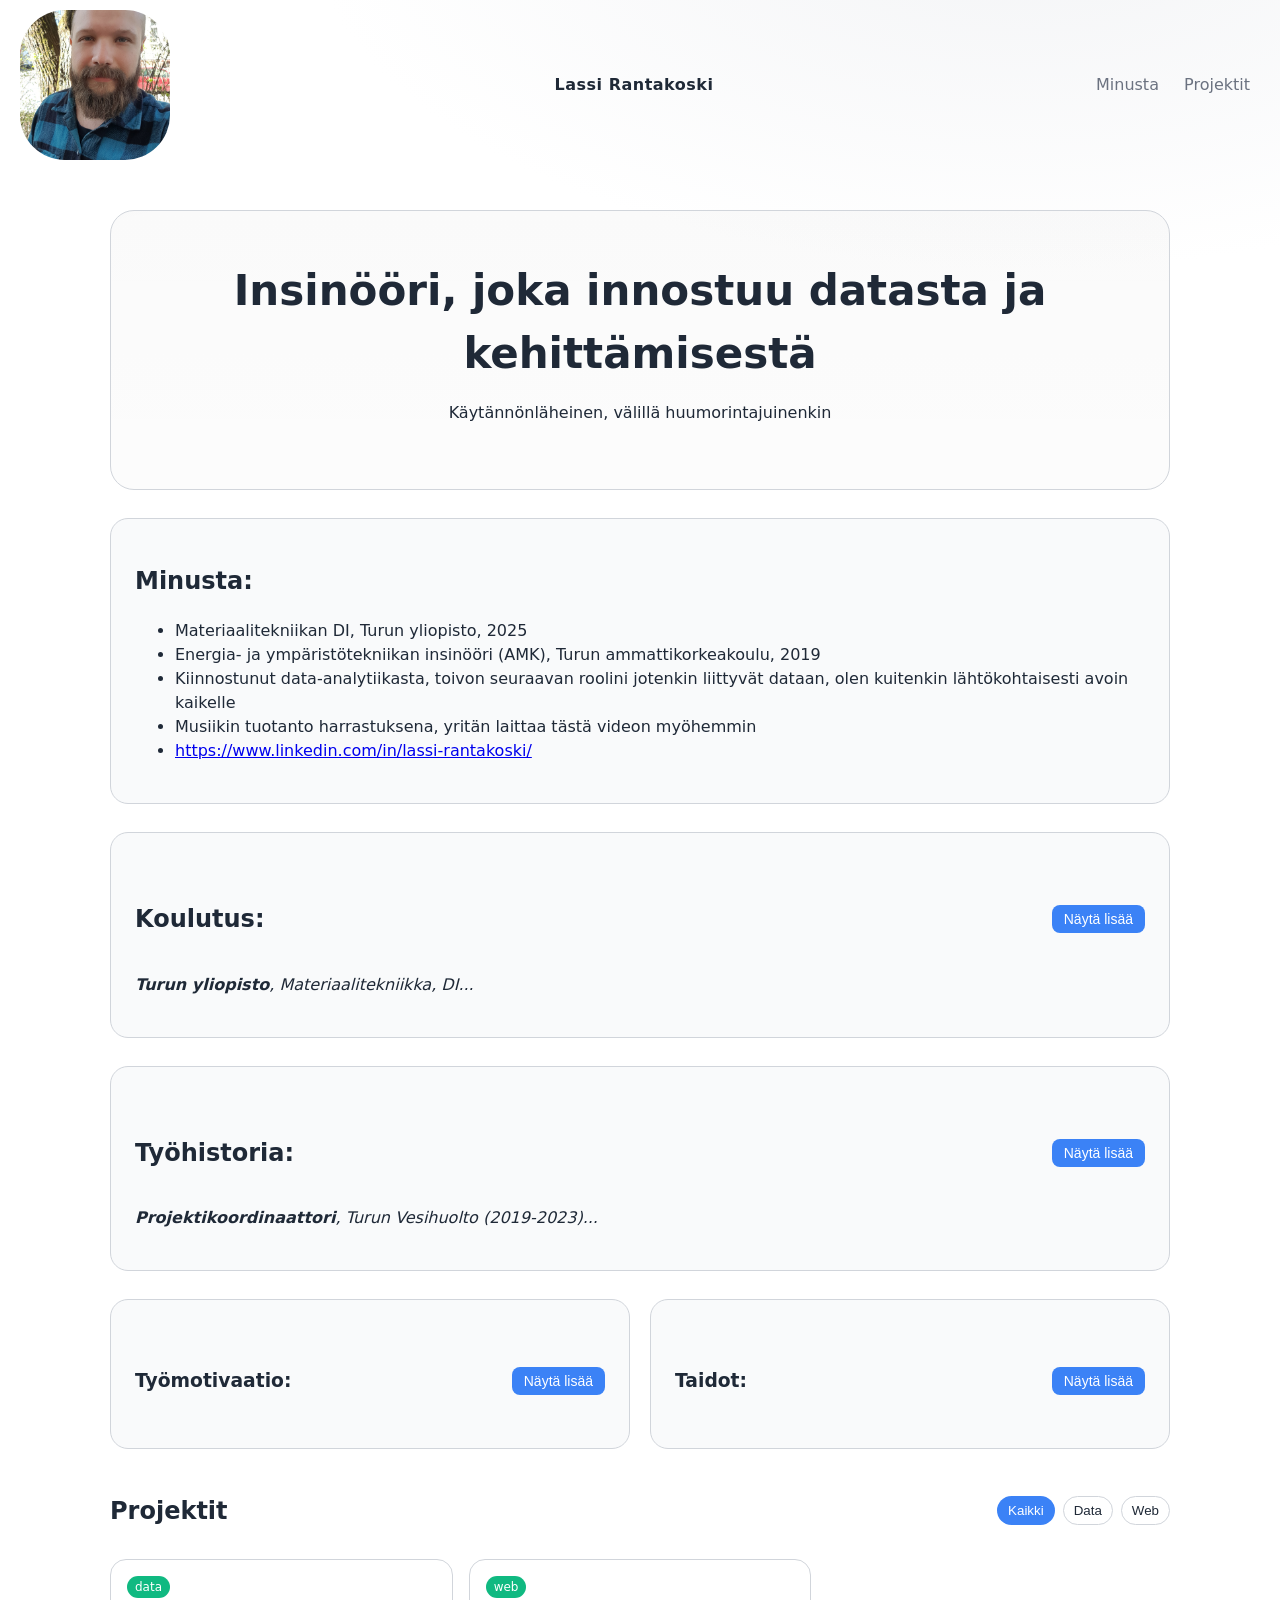
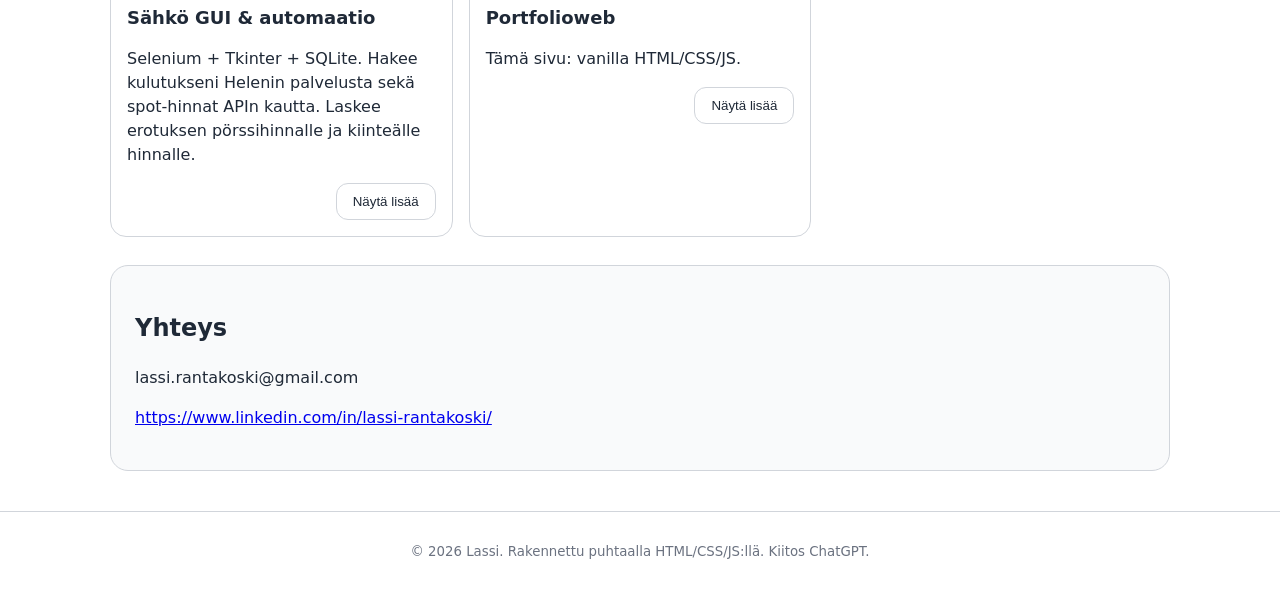
<file: index.html>
<script data-goatcounter="https://lassirantakoski.goatcounter.com/count"
        async src="//gc.zgo.at/count.js"></script>
<!doctype html>
<html lang="fi">
<head>
  <meta charset="utf-8" />
  <meta name="viewport" content="width=device-width, initial-scale=1" />
  <title>Lassi – CV & Projektit</title>
  <link rel="stylesheet" href="styles.css" />
</head>
<body>
  <header class="site-header">
  <img src="kuva.png" alt="Profiilikuva" class="profile-pic" />
  <a class="brand" href="#">Lassi Rantakoski</a>
  <nav class="nav" id="nav">
    <a href="#about">Minusta</a>
    <a href="#projects">Projektit</a>
  </nav>
  <button class="icon-btn hamburger" id="menuBtn" aria-label="Avaa valikko">☰</button>
</header>

  <main>
    <section class="hero">
      <h1>Insinööri, joka innostuu datasta ja kehittämisestä</h1>
      <p>Käytännönläheinen, välillä huumorintajuinenkin</p>

    </section>

    <section id="about" class="card">
      <h2>Minusta:</h2>

      <ul>
        <li>Materiaalitekniikan DI, Turun yliopisto, 2025</li>
        <li>Energia- ja ympäristötekniikan insinööri (AMK), Turun ammattikorkeakoulu, 2019</li>
        <li>Kiinnostunut data-analytiikasta, toivon seuraavan roolini jotenkin liittyvät dataan, olen kuitenkin lähtökohtaisesti avoin kaikelle</li>
        <li>Musiikin tuotanto harrastuksena, yritän laittaa tästä videon myöhemmin</li>
        <li><a href="https://www.linkedin.com/in/lassi-rantakoski/">https://www.linkedin.com/in/lassi-rantakoski/</a></li>
      </ul>
    </section>

<section id="education" class="card">
  <div class="section-head">
    <h2>Koulutus:</h2>
    <button class="toggle-btn" onclick="toggleEdu()">Näytä lisää</button> 
  </div>

  <!-- teaser näkyy aina kun sisältö on suljettu -->
  <div id="edu-teaser">
    <p><i><b>Turun yliopisto</b>, Materiaalitekniikka, DI...</i></p>
  </div>

  <div id="edu-content" class="collapsible">
    <p><b>Turun yliopisto</b>, Materiaalitekniikka, DI, 2025</p>
    <ul>
      <li>Sivuaine Tietojenkäsittelytiede</li>
        <ul>
          <li>Ohjelmointi</li>
        </ul>
    
      <li>Pääaineen opintoja:
        <ul>
          <li>Suuntaus Terveysteknologian materiaalit</li>
          <li>Signaaliprosessointi mm. EKG</li>
          <li>Materiaalit ja biologiset ympäristöt, implantit</li>
          <li>Nanoteknologiat</li>
          <li><a href="https://urn.fi/URN:NBN:fi-fe2025051646316" target="_blank">Diplomityö, Hiilinanoputkien käyttö dopamiinin mittauksessa</a></li>
        </ul>
      </li>
    </ul>
    <p><b>Turun ammattikorkeakoulu</b>, Energia- ja ympäristötekniikan insinööri, 2019</p>
        <ul>
          <li>Ympäristötekniikka</li>
          <ul>
          <li>Raaka- ja jäteveden käsittely</li>
          <li>Vesiverkostot</li>
          <li>Ympäristöakustiikka</li>
          </ul>
          <li>Energiatekniikka</li>
          <ul>
            <li>Lämpöoppi</li>
            <li>Pumput</li>
            <li>Uusiutuvat energiat, akustot</li>
          </ul>
          <li><a href="https://urn.fi/URN:NBN:fi:amk-2019092319171" target="_blank">Opinnäytetyö, Lean</a></li>
        </ul>
      </li>
    </ul>
</section>
    

    <section id="cv" class="card">
  <div class="section-head">
    <h2>Työhistoria:</h2>
    <button class="toggle-btn" onclick="toggleCv()">Näytä lisää</button>
  </div>

  <!-- teaser näkyy aina kun sisältö on suljettu -->
  <div id="cv-teaser">
    <p><i><b>Projektikoordinaattori</b>, Turun Vesihuolto (2019-2023)...</i></p>
  </div>

  <div id="cv-content" class="collapsible">
    <p><b>Turun Vesihuolto Oy</b>, projektikoordinaattori 2019-2023</p>
    <ul>
      <li>Asiakastietojärjestelmän hankinta 
        <ul>
          <li>Asiakaspalvelun prosessien kuvaukset, lean</li>
          <li>Kilpailutus</li>
          <li>Hankinta</li>
          <li>Testaus</li>
          <li>Prosessien muokkaus</li>
          <li>Kollegoiden koulutus</li>
        </ul>
      </li>
      <li>Data-projektit
        <ul>
          <li>Automaattinen kirjeiden lähetys asiakkaille</li>
          <li>IoT-vesimittarien datan analytiikka</li>
          <li>Yhdistin datan käytännön opintoihin → innostus data-analytiikkaan</li>
        </ul>
      </li>
      <li>Työnjohto
        <ul>
          <li>Putkityömaiden aikataulutus ja työnjohto</li>
          <li>Työturvallisuusvastuu</li>
          <li>Esimieskokemusta 5 vuotta</li>
        </ul>
      </li>
    </ul>

    <p><b>Insinööritoimisto Varsinais-Suomen Kalliotekniikka Oy</b>, katselmusmies 2018-2019</p>
    <ul>
      <li>Louhintatyömaiden esi- ja loppukatselmukset</li>
      <li>Tärinämittareiden asennukset ja datan analysointi</li>
      <li>Asiakaspalvelu ja ihmisten kontaktointi</li>
      <li>Omien projektien läpivienti</li>
    </ul>

    <p><b>Aiempaa työkokemusta:</b></p>
    <ul>
      <li>K-Market, myyjä</li>
      <li>Punnitse & säästä, myyjä</li>
      <li>Orthex, Smartstore, myyjä</li>
      <li>Orthex, tehdas, kokoonpanija</li>
      <li>Sonera, standimyyjä</li>
    </ul>
  </div>
</section>


    <!-- Rivi kahdelle kortille -->
<div class="grid two-col">
  <div class="card">
    <div class="section-head">
      <h3>Työmotivaatio:</h3>
      <button class="toggle-btn" onclick="toggleSection('motivation')">Näytä lisää</button>
    </div>
    <div id="motivation" class="collapsible">
      <p>Minua motivoi jatkuva oppiminen ja mahdollisuudet kehittää sekä omaa tekemistäni että laajempia prosesseja. Näen epäonnistumiset arvokkaina oppimisen paikkoina
        ja askelina kohti onnistumista. Arvostan organisaatioita, 
        joissa kannustetaan kokeilemiseen, kuitenkin niin että riskit pysyvät hallinnassa ja kokeilut johtavat kehitykseen.</p>
      <h3>Työfilosofia:</h3>
      <ol>
        <li>Sitä saa mitä mittaa eli tiedon ja datan pitäisi ohjata tekemistä. </li>
        <li>Yhteistyö on kultaa.</li>
        <li>Tehtävät hoidetaan alusta loppuun asti ja sovitussa aikataulussa.</li>
      </ol>

    </div>
  </div>

  <div class="card">
    <div class="section-head">
      <h3>Taidot:</h3>
      <button class="toggle-btn" onclick="toggleSection('skills')">Näytä lisää</button>
    </div>
    <div id="skills" class="collapsible">
        <li><b>Ohjelmointi:</b> </li>
        <ul>
          <li>Kiinnostus data-analytiikkaan ja automatisointiin</li>
          <li>Python</li>
          <ul>
          <li>Signaaliprosessointi</li>
          <li>Pandas</li>
          <li>Matplotlib</li>
          <li>Selenium</li>
          <li>TKinter</li>
          <li>SQLite</li>
          </ul>
          <li>HMTL+CSS+JavaScript</li>
          <ul> 
            <li>Kiinnostus prototyyppien tekemisessä ja visualisoinneissa</li>
          </ul>
        </ul>
        <li>Lean Six Sigma -Yellowbelt</li>
        <li>Julkiset kilpailutukset ja hankinnat</li>
        <li>Työnjohto</li>
        <li>Kunnallistekniikka ja veden käsittely</li>
        <li>Musiikin tuotanto, kotistudio</li>
    </div>
  </div>
</div>




    <section id="projects">
      <div class="section-head">
        <h2>Projektit</h2>
        <div class="filters">
          <button class="chip is-active" data-filter="all">Kaikki</button>
          <button class="chip" data-filter="data">Data</button>
          <button class="chip" data-filter="web">Web</button>
        </div>
      </div>

      <div id="projectGrid" class="grid"></div>

      <!-- Modal esittelylle -->
      <dialog id="projectModal" class="modal">
      <article class="modal-content large">
      <button class="icon-btn close" id="closeModal" aria-label="Sulje">✕</button>
      <h3 id="mTitle"></h3>
      <p id="mDesc"></p>
      <div class="video-wrap">
      <iframe id="mVideo" src="" title="Projektivideo" allowfullscreen></iframe>
     </div>
    </article>
    </dialog>

    

    <section id="contact" class="card">
      <h2>Yhteys</h2>
      <p>lassi.rantakoski@gmail.com</p>
      <p><a href="https://www.linkedin.com/in/lassi-rantakoski/">https://www.linkedin.com/in/lassi-rantakoski/</a></p>
      
    </section>
  </main>

  <footer class="site-footer">
    <small>© <span id="year"></span> Lassi. Rakennettu puhtaalla HTML/CSS/JS:llä. Kiitos ChatGPT.</small>
  </footer>

  <script src="app.js"></script>
</body>
</html>
</file>
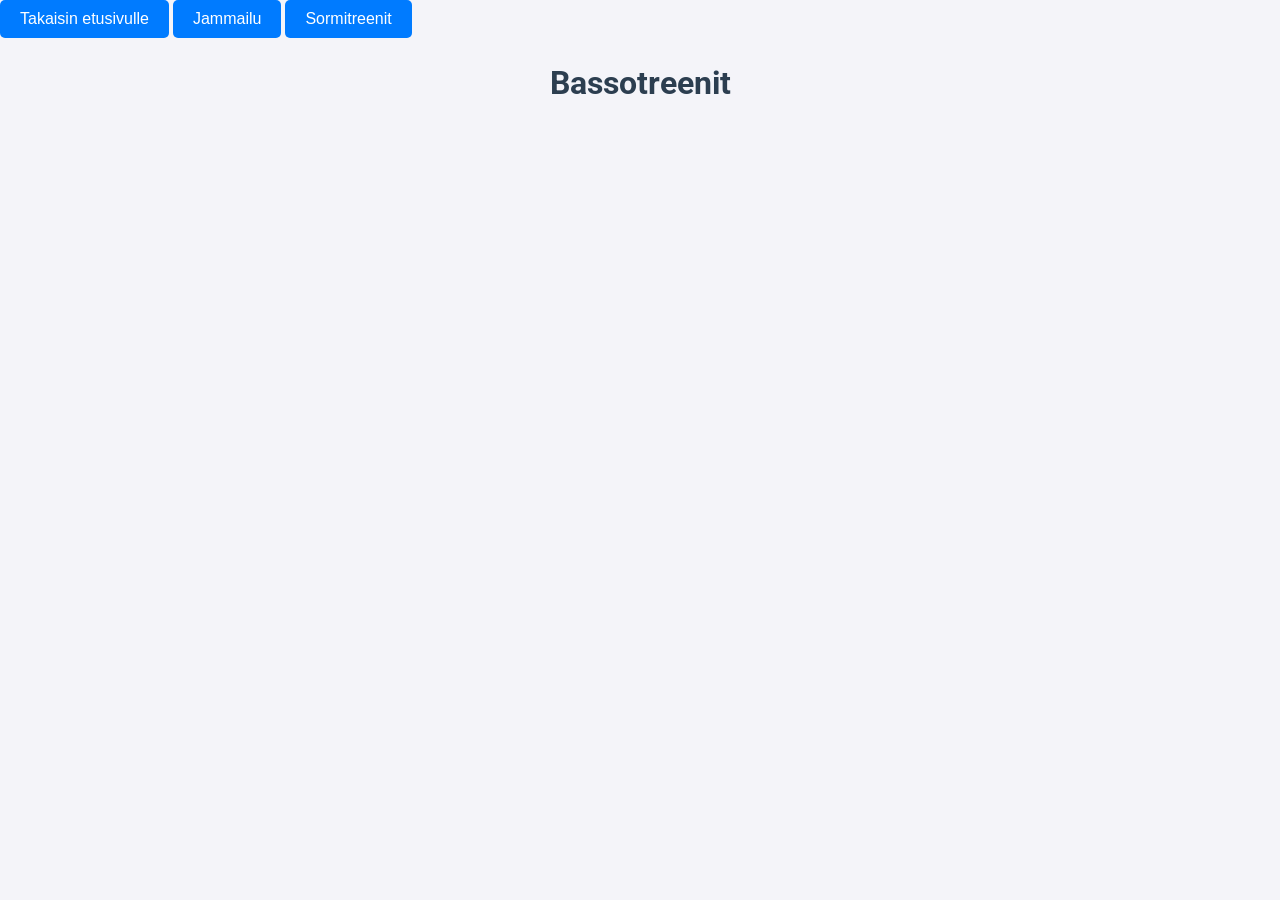
<file: bassotreenit.html>
<!DOCTYPE html>
<html lang="fi">
<head>
    <link href="https://fonts.googleapis.com/css2?family=Roboto:wght@400;700&display=swap" rel="stylesheet">
    <meta charset="UTF-8">
    <meta name="viewport" content="width=device-width, initial-scale=1.0">
    <title>Bassotreenit</title>
    <link rel="stylesheet" href="style.css">
  </head>
  <body>

    <button onclick="location.href='index.html'" id="takaisinNappi">Takaisin etusivulle</button>
    <button onclick="jammailuHub()" id="jammailuHub">Jammailu</button>
    <button onclick="sormiTreeniHub()" id="sormiTreeniHub">Sormitreenit</button>
    
    <h1>Bassotreenit</h1>
    <div id="nappiDiv">
  </div>
    
    <div id="kuvaDiv"></div>
    
    <iframe id="youtubePlayer" width="560" height="315"
    src=""
    title="YouTube video player"
    frameborder="0"
    alloW="accelometer; autoplay; clipboard-write; encrypted-media; gyroscope; picture-in-picture"
    allowfullscreen>
</iframe>
    <script src="index.js"></script>
  </body>
  </html>
</file>
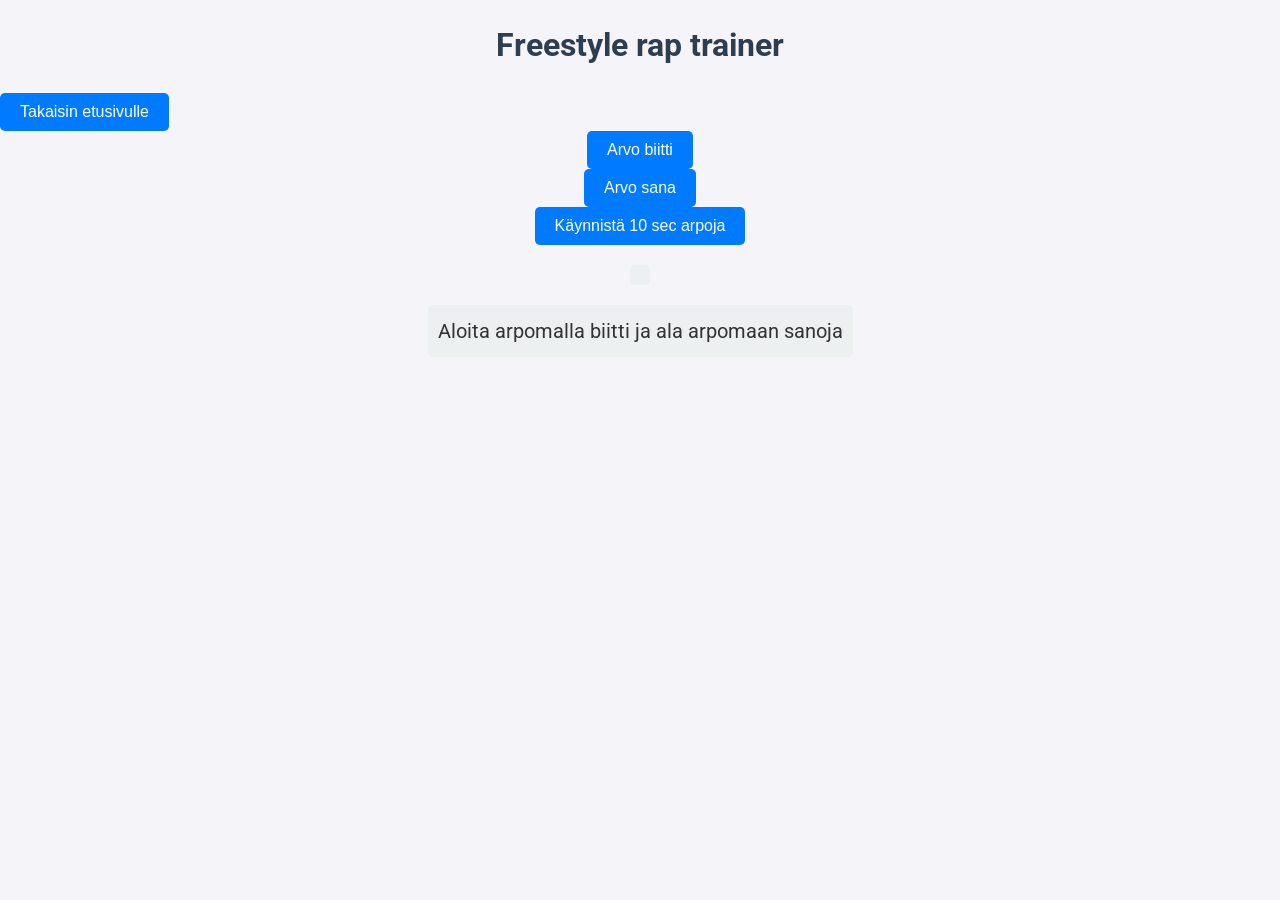
<file: generaattori.html>
<!DOCTYPE html>
<html lang="en">
  <head>
    <meta charset="UTF-8">
    <meta name="viewport" content="width=device-width, initial-scale=1.0">
    <meta http-equiv="X-UA-Compatible" content="ie=edge">
    <title>Freestyle master class</title>
    <link rel="stylesheet" href="style.css">
    <link href="https://fonts.googleapis.com/css2?family=Roboto:wght@400;700&display=swap" rel="stylesheet">
  </head>
  <body>
    <h1>Freestyle rap trainer</h1>
    <button onclick="location.href='index.html'" id="takaisinNappi">Takaisin etusivulle</button>
    <button onclick="playRandomBeat()" id="biitti">Arvo biitti</button>
    <button onclick="generateWord()" id="sana">Arvo sana</button>
    <button onclick="laskuri()" id="laskuri">Käynnistä 10 sec arpoja</button>
    
    <div id="countdown"></div>
    <div id="randomWord">Aloita arpomalla biitti ja ala arpomaan sanoja</div>
    
    <iframe id="youtubePlayer" width="560" height="315"
    src=""
    title="YouTube video player"
    frameborder="0"
    alloW="accelometer; autoplay; clipboard-write; encrypted-media; gyroscope; picture-in-picture"
    allowfullscreen>
</iframe>
    <script src="index.js"></script>
  </body>
</html>
</file>
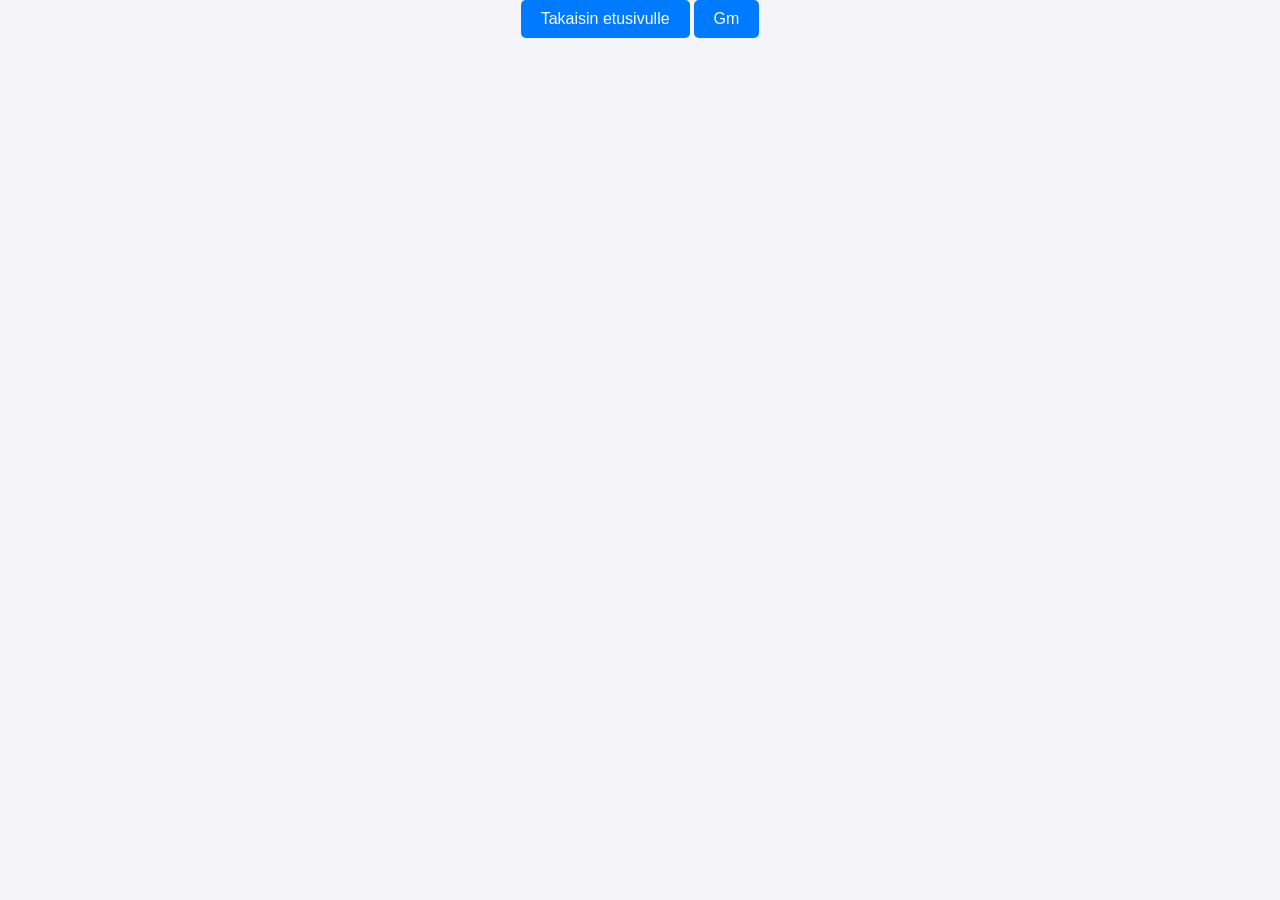
<file: soinnut.html>
<!DOCTYPE html>
<html lang="en">
  <head>
    <meta charset="UTF-8">
    <meta name="viewport" content="width=device-width, initial-scale=1.0">
    <meta http-equiv="X-UA-Compatible" content="ie=edge">
    <title>Kitarasoinnut</title>
    <link rel="stylesheet" href="style.css">
    <link href="https://fonts.googleapis.com/css2?family=Roboto:wght@400;700&display=swap" rel="stylesheet">
  </head>
  <body>
    <div id="nappiDiv"><button onclick="location.href='index.html'" id="takaisinNappi">Takaisin etusivulle</button>

<button onclick="soinnutGm()">Gm</button>
</div>
<div id="galleryDiv"></div>
<script src="index.js"></script>
  </body>
  </html>
</file>
<file: styles.css>
:root{
  --bg: #fdfdfd;
  --panel: #ffffff;
  --text: #1f2937;
  --muted:#6b7280;
  --brand: #3b82f6;       /* kirkas sininen brändiväri */
  --accent: #10b981;      /* vihreä accent */
  --ring: #d1d5db;
}


*{box-sizing:border-box}
html,body{height:100%}
body{
  margin:0; font:16px/1.5 system-ui,Segoe UI,Roboto,Helvetica,Arial;
  color:var(--text); 
  background: radial-gradient(1200px 600px at 80% -10%, #f3f4f6 0%, #ffffff 60%) fixed;
}

.profile-pic {
  width: 150px;
  height: 150px;
  border-radius: 30%;  /*pyöreäksi */
  object-fit: cover; /* skaalautuu nätisti */
  margin-right: 12px;
}
/* Piilotetaan kuva pienillä näytöillä */
@media (max-width: 600px) {
  .profile-pic {
    display: none;
  }
}
.site-header {
  display: flex;
  align-items: center;
  justify-content: space-between;
  gap: 12px;
  padding: 10px 20px;
}
.brand{font-weight:800; letter-spacing:.5px; color:var(--text); text-decoration:none}
.nav a{color:var(--muted); text-decoration:none; margin:0 10px}
.nav a:hover{color:var(--brand)}
.icon-btn{background:transparent; border:1px solid var(--ring); color:var(--text); padding:8px 10px; border-radius:10px; cursor:pointer}
.hamburger{display:none}

main{max-width:1100px; margin:40px auto; padding:0 20px}
.hero{
  padding:48px; border-radius:24px; background:
    radial-gradient(800px 300px at -20% -50%, rgba(0,0,0,0.03), transparent 60%),
    linear-gradient(180deg, rgba(0,0,0,0.02), rgba(0,0,0,0.01));
  border:1px solid var(--ring);
  text-align:center;
}
.hero h1{margin:0 0 10px; font-size:clamp(28px, 4vw, 42px)}
.hero-actions{display:flex; gap:12px; justify-content:center; margin-top:16px}

.card{
  margin-top:28px; padding:24px; border:1px solid var(--ring);
  border-radius:18px; background: #f9fafb;
}

.section-head{display:flex; align-items:center; justify-content:space-between; margin:24px 0 10px}
.grid{display:grid; grid-template-columns:repeat(auto-fill,minmax(260px,1fr)); gap:16px}

.project{
  border:1px solid var(--ring); border-radius:16px; padding:16px;
  background: var(--panel); transition: transform .15s ease, box-shadow .15s ease;
}
.project:hover{transform: translateY(-2px); box-shadow:0 6px 18px rgba(0,0,0,.08)}
.project h3{margin:6px 0 8px; font-size:18px}
.badge{display:inline-block; font-size:12px; color:#fff; background: var(--accent); padding:2px 8px; border-radius:999px}

.filters{display:flex; gap:8px}
.chip{border:1px solid var(--ring); background:transparent; color:var(--text); padding:6px 10px; border-radius:999px; cursor:pointer}
.chip.is-active{background:var(--brand); color:#fff; border-color:transparent}

.video-wrap{position:relative; padding-top:56.25%; border-radius:12px; overflow:hidden; border:1px solid var(--ring)}
.video-wrap iframe{position:absolute; inset:0; width:100%; height:100%; border:0}

.btn{background:var(--brand); border:none; color:#fff; padding:10px 16px; border-radius:12px; cursor:pointer}
.btn.outline{background:transparent; border:1px solid var(--ring); color:var(--text)}
.btn:hover{filter:brightness(1.1)}

form label{display:block; margin:10px 0}
input,textarea{
  width:100%; padding:10px 12px; border-radius:10px; border:1px solid var(--ring);
  background:#fff; color:var(--text)
}

.modal{border:none; padding:0; background:transparent}
.modal::backdrop{background:rgba(0,0,0,.6)}
.modal-content{background:var(--panel); border:1px solid var(--ring); padding:20px; border-radius:16px; width:min(620px, 90vw)}
.modal .close{float:right}

.site-footer{padding:30px 20px; text-align:center; color:var(--muted); border-top:1px solid var(--ring); margin-top:40px}

.muted{color:var(--muted)}

@media (max-width: 800px){
  .nav{display:none}
  .hamburger{display:block}
}

.collapsible {
  max-height: 0;           /* oletuksena kiinni */
  overflow: hidden;        /* ettei valu yli */
  transition: max-height 0.4s ease;
}

.collapsible.open {
  
  opacity: 1;
}

.toggle-btn {
  background: var(--brand);
  color: #fff;
  border: none;
  padding: 6px 12px;
  border-radius: 8px;
  cursor: pointer;
  font-size: 14px;
}
.toggle-btn:hover {
  filter: brightness(1.1);
}

.modal-content.large {
  width: 90vw;   /* 90% näytön leveydestä */
  max-width: 1200px;
  height: 80vh;  /* 80% näytön korkeudesta */
  display: flex;
  flex-direction: column;
}

.video-wrap {
  flex: 1;
  position: relative;
  border-radius: 12px;
  overflow: hidden;
  margin-top: 12px;
}

.video-wrap iframe {
  position: absolute;
  inset: 0;
  width: 100%;
  height: 100%;
  border: none;
}
/* Kaksi korttia vierekkäin */
.grid.two-col {
  display: grid;
  grid-template-columns: 1fr 1fr;
  gap: 20px;
}

/* Sub-card on pienempi kortti */
.sub-card {
  border: 1px solid var(--ring);
  border-radius: 16px;
  padding: 20px;
  background: var(--panel);
}

/* Collapsible sama kuin CV:ssä */
.collapsible {
  max-height: 0;
  overflow: hidden;
  transition: max-height 0.35s ease;
}
.collapsible.open {
  max-height: 600px; /* tarpeeksi iso sisältöön */
}

/* Toggle button */
.toggle-btn {
  background: var(--brand);
  color: #fff;
  border: none;
  border-radius: 8px;
  padding: 6px 12px;
  cursor: pointer;
}
</file>
<file: style.css>
h1,h2{
  text-align:center;
}

#youtubePlayer,#projektisivu,#bassoTreeni,#kitaraSoinnut{
margin-left:auto;
margin-right:auto;
width:fit-content;
display:block;
}
#laskuri{
  margin-left:auto;
  margin-right:auto;
  width:fit-content;
  display:block;
  }

#randomWord{
  margin-left:auto;
  margin-right:auto;
  font-size:x-large;
  width:fit-content;
  display:block;
  padding-top:1cm;
  padding-bottom:5cm;
}
#countdown{
  margin-left:auto;
  margin-right:auto;
  font-size:x-large;
  width:fit-content;
  display:block;
  padding-top:5cm;
  
}

#biitti, #sana{
display:block;
margin-left:auto;
margin-right:auto;
}

font-family: Arial, sans-serif;
          text-align: center;
          margin-top: 20%;
      }
      button {
          padding: 10px 20px;
          font-size: 16px;
          background-color: #4CAF50;
          color: white;
          border: none;
          cursor: pointer;
          border-radius: 5px;
      }
      button:hover {
          background-color: #45a049;
      }
      /* Yleisfontti ja taustaväri */
body {
  font-family: 'Roboto', sans-serif;
  margin: 0;
  padding: 0;
  background-color: #f4f4f9;
  color: #333;
  line-height: 1.6;
}

/* Keskitys ja marginaalit */
h1 {
  text-align: center;
  margin-top: 20px;
  color: #2c3e50;
}

/* Button-tyylit */
button {
  
  padding: 10px 20px;
  background-color: #3498db;
  color: white;
  border: none;
  border-radius: 5px;
  font-size: 16px;
  cursor: pointer;
  
  transition: background-color 0.3s, transform 0.2s;
}

button:hover {
  background-color: #2980b9;
  transform: translateY(-2px);
}

button:active {
  background-color: #1c5985;
  transform: translateY(0);
}

/* Iframe-tyylit */
iframe {
  display: block;
  margin: 30px auto;
  border: none;
  border-radius: 10px;
  
}

/* Countdown ja randomWord */
#countdown, #randomWord {
  text-align: center;
  font-size: 20px;
  margin: 20px auto;
  padding: 10px;
  background-color: #ecf0f1;
  border-radius: 5px;
  width: fit-content;
  
}



/* Footer-tyyli */
footer {
  text-align: center;
  margin-top: 30px;
  padding: 10px 0;
  background-color: #2c3e50;
  color: white;
  font-size: 14px;
}

/* Yleiset linkkityylit */
a {
  color: #3498db;
  text-decoration: none;
}

a:hover {
  text-decoration: underline;
}

#kuvaDiv{
  text-align:center;
}
#nappiDiv{
  text-align: center;
}

.etusivuNappi{
  text-align:center;
}

#youtubePlayer1{
display:block;
}

#kuvaDiv{display: flex;
  gap: 10px; /* Välit videoiden välillä */
  flex-wrap: wrap; /* Sallii rivin vaihdon, jos tila loppuu */
  justify-content: center; /* Keskittää videot */
  align-items: center; /* Tasoittaa videot pystysuunnassa */}

  #galleryDiv {
      display: grid;
      grid-template-columns: repeat(7, 1fr); /* 8 saraketta */
      gap: 10px; /* Väli sarakkeiden välillä */
      margin-top: 20px;
      padding: 10px;
      grid-auto-flow: column;
    }
    
    #galleryDiv p {
      padding: 10px;
      background-color: #fff;
      border: 1px solid #ccc;
      border-radius: 5px;
      text-align: center;
      font-size: 14px;
      line-height: 1.4;
    }
    
    button {
      padding: 10px 20px;
      background-color: #007bff;
      color: #fff;
      border: none;
      border-radius: 5px;
      cursor: pointer;
      font-size: 16px;
    }
    
    button:hover {
      background-color: #0056b3;
    }
    .col1 {
      grid-column: 1;
    }
    
    .col2 {
      grid-column: 2;
    }
    
    .col3 {
      grid-column: 3;
    }
    
    .col4 {
      grid-column: 4;
    }
    
    .col5 {
      grid-column: 5;
    }
    
    .col6 {
      grid-column: 6;
    }
    
    .col7 {
      grid-column: 7;
    }
    
    .col8 {
      grid-column: 8;
    }

    .col1,.col2,.col3,.col4,.col5,.col6,.col7,.col8 img {
          width: 100px; /* Kuvan leveys */
          height: auto; /* Säilyttää kuvasuhteen */

        
    }
</file>
